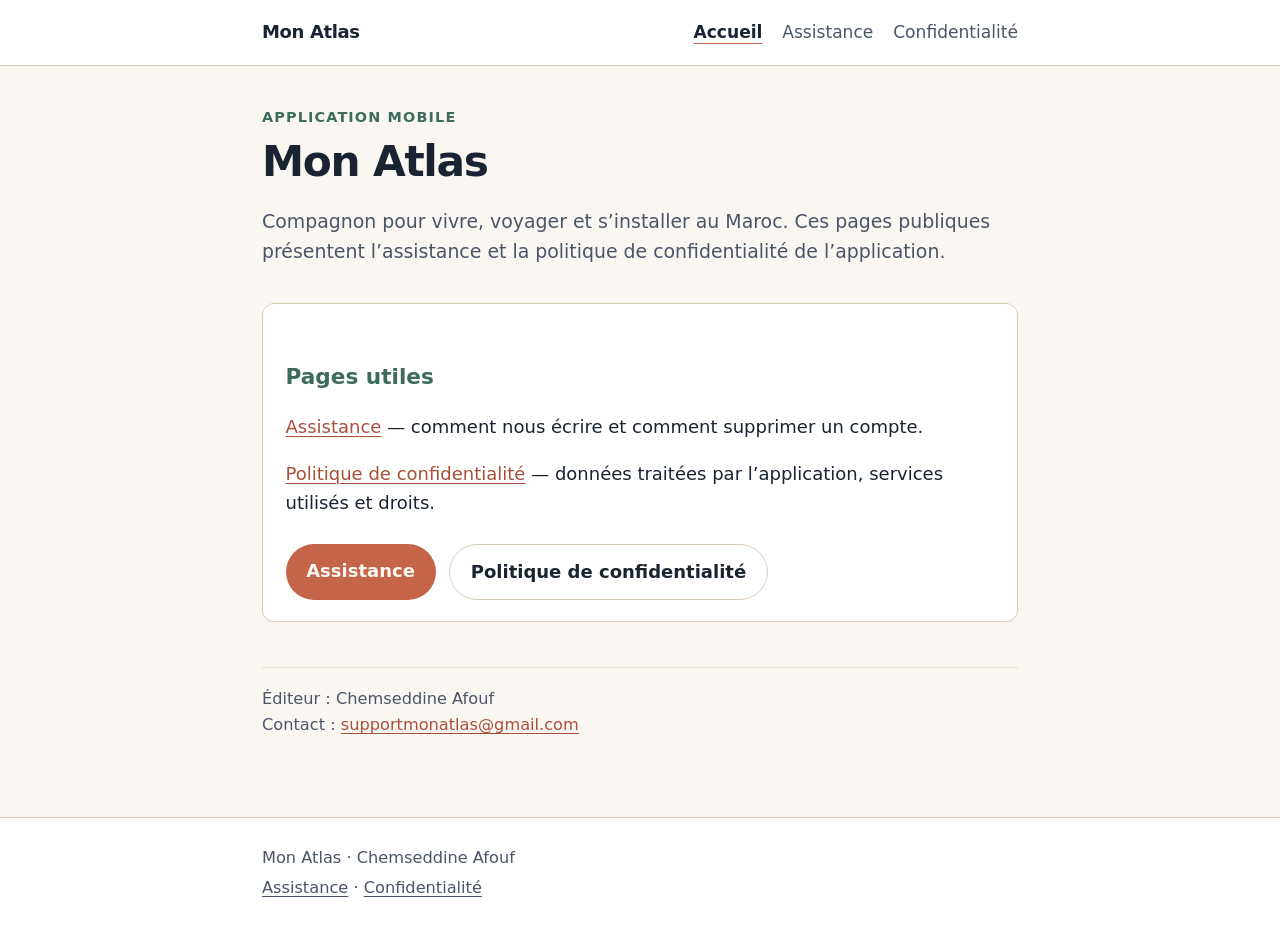
<file: index.html>
<!DOCTYPE html>
<html lang="fr">
  <head>
    <meta charset="utf-8" />
    <meta name="viewport" content="width=device-width, initial-scale=1" />
    <title>Mon Atlas</title>
    <meta
      name="description"
      content="Mon Atlas — compagnon pour vivre et s’orienter au Maroc. Assistance et politique de confidentialité."
    />
    <link rel="stylesheet" href="assets/style.css" />
  </head>
  <body>
    <a class="skip-link" href="#contenu">Aller au contenu</a>
    <header class="site-header">
      <div class="site-header__inner">
        <a class="brand" href="index.html">Mon Atlas</a>
        <nav class="nav" aria-label="Navigation principale">
          <a href="index.html" aria-current="page">Accueil</a>
          <a href="support/index.html">Assistance</a>
          <a href="privacy/index.html">Confidentialité</a>
        </nav>
      </div>
    </header>
    <main id="contenu">
      <div class="wrap">
        <section class="hero">
          <p class="kicker">Application mobile</p>
          <h1>Mon Atlas</h1>
          <p class="lede">
            Compagnon pour vivre, voyager et s’installer au Maroc. Ces pages
            publiques présentent l’assistance et la politique de confidentialité
            de l’application.
          </p>
        </section>
        <div class="card">
          <h2>Pages utiles</h2>
          <p>
            <a href="support/index.html">Assistance</a>
            — comment nous écrire et comment supprimer un compte.
          </p>
          <p>
            <a href="privacy/index.html">Politique de confidentialité</a>
            — données traitées par l’application, services utilisés et droits.
          </p>
          <div class="actions">
            <a class="button" href="support/index.html">Assistance</a>
            <a class="button button--ghost" href="privacy/index.html"
              >Politique de confidentialité</a
            >
          </div>
        </div>
        <p class="meta">
          Éditeur : Chemseddine Afouf<br />
          Contact :
          <a href="mailto:supportmonatlas@gmail.com">supportmonatlas@gmail.com</a>
        </p>
      </div>
    </main>
    <footer class="site-footer">
      <div class="site-footer__inner">
        <p>Mon Atlas · Chemseddine Afouf</p>
        <p>
          <a href="support/index.html">Assistance</a>
          ·
          <a href="privacy/index.html">Confidentialité</a>
        </p>
      </div>
    </footer>
  </body>
</html>
</file>
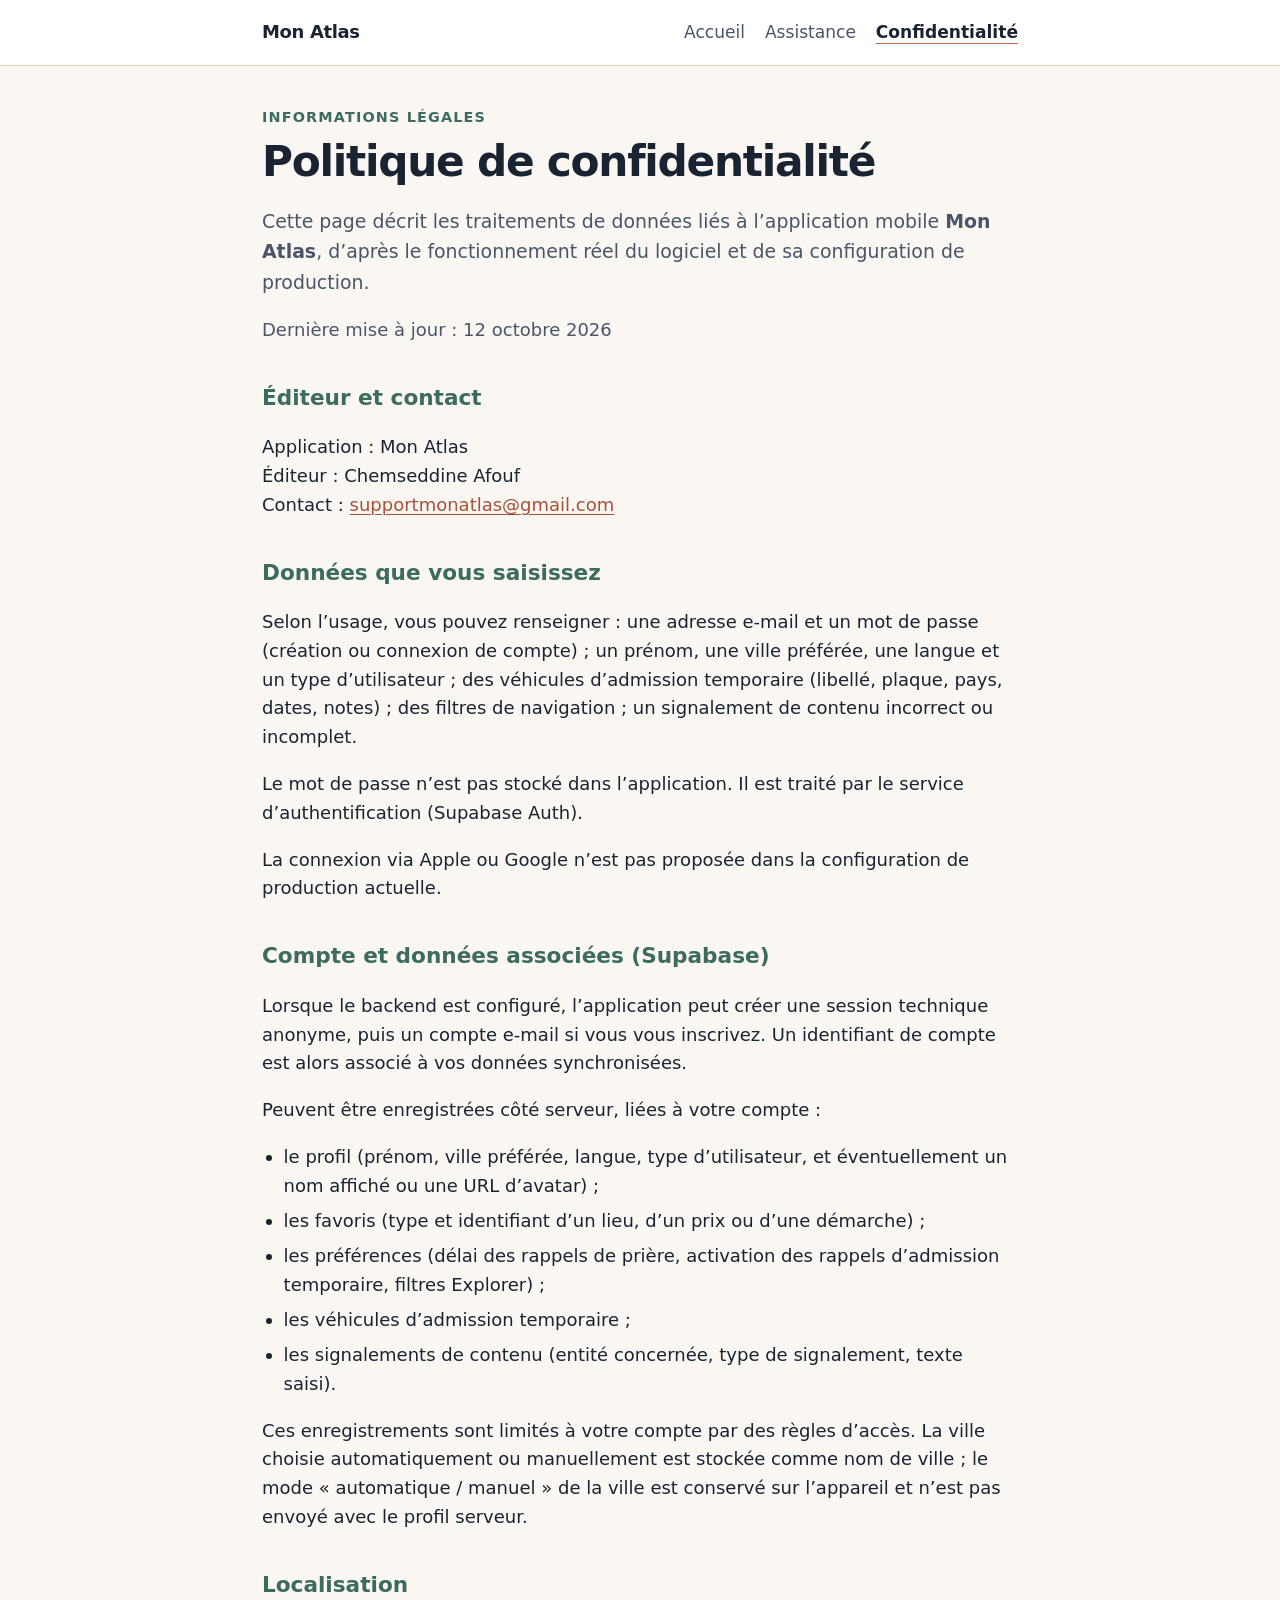
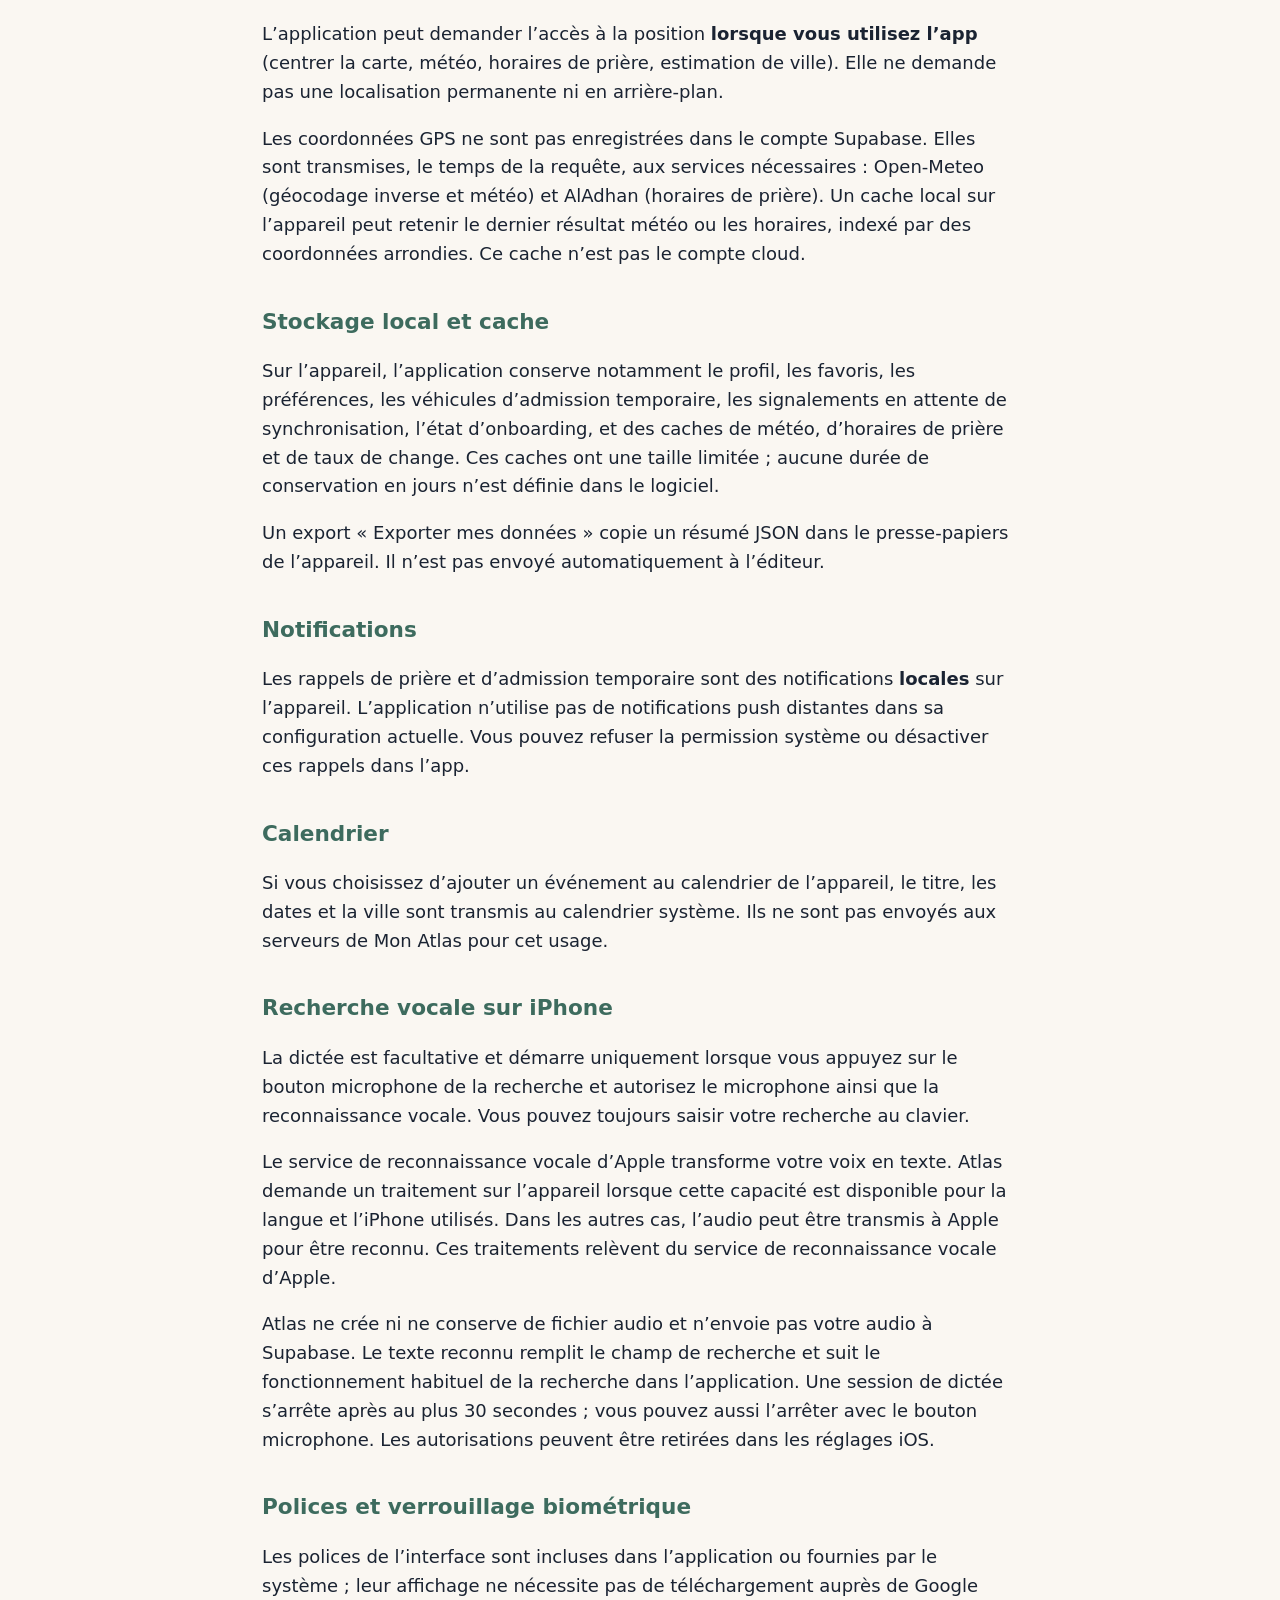
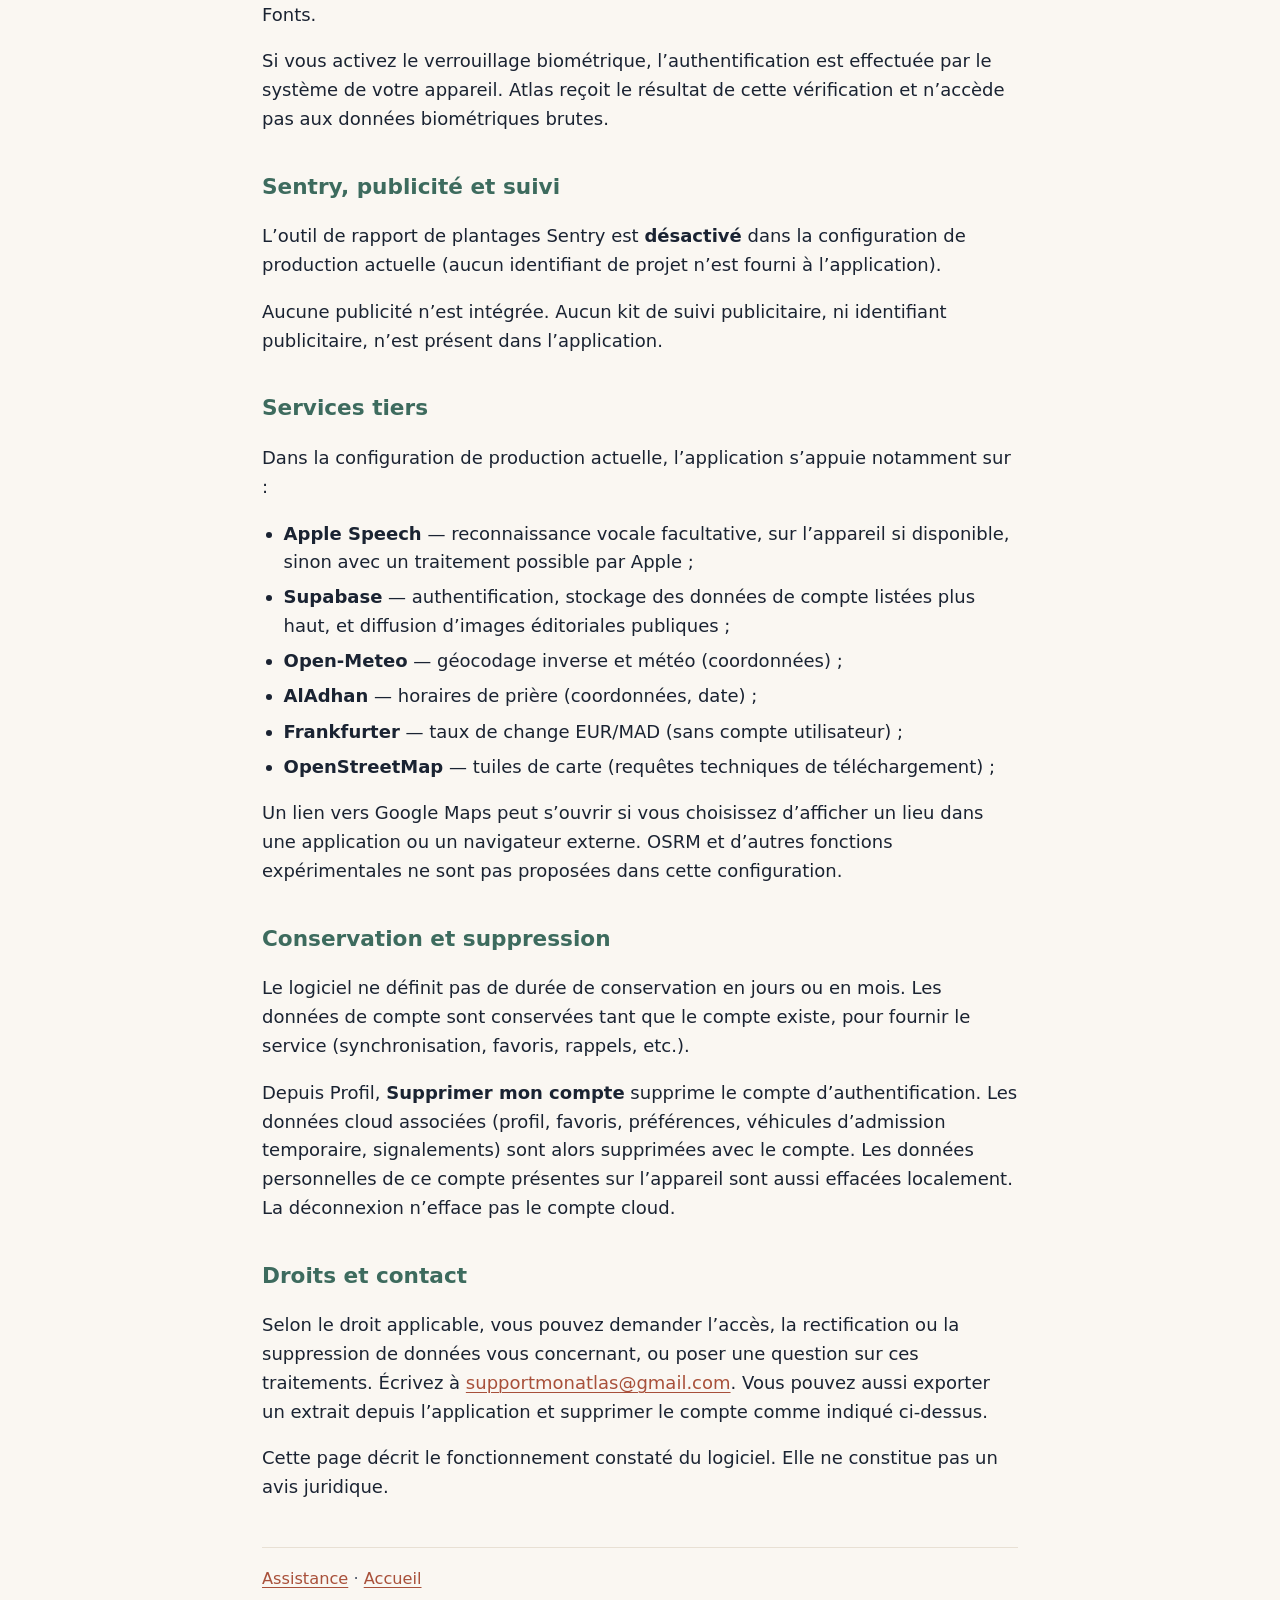
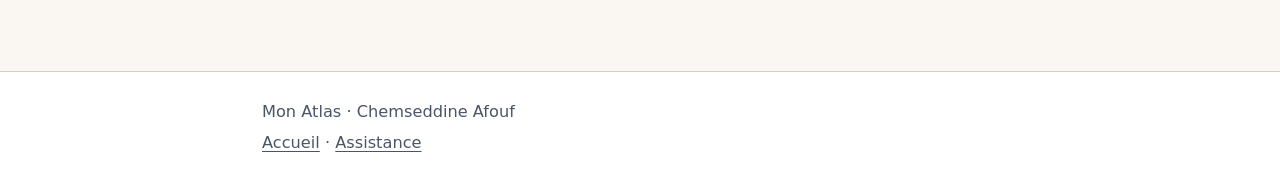
<file: privacy/index.html>
<!DOCTYPE html>
<html lang="fr">
  <head>
    <meta charset="utf-8" />
    <meta name="viewport" content="width=device-width, initial-scale=1" />
    <title>Politique de confidentialité — Mon Atlas</title>
    <meta
      name="description"
      content="Politique de confidentialité de l’application Mon Atlas."
    />
    <link rel="stylesheet" href="../assets/style.css" />
  </head>
  <body>
    <a class="skip-link" href="#contenu">Aller au contenu</a>
    <header class="site-header">
      <div class="site-header__inner">
        <a class="brand" href="../index.html">Mon Atlas</a>
        <nav class="nav" aria-label="Navigation principale">
          <a href="../index.html">Accueil</a>
          <a href="../support/index.html">Assistance</a>
          <a href="index.html" aria-current="page">Confidentialité</a>
        </nav>
      </div>
    </header>
    <main id="contenu">
      <div class="wrap">
        <p class="kicker">Informations légales</p>
        <h1>Politique de confidentialité</h1>
        <p class="lede">
          Cette page décrit les traitements de données liés à l’application
          mobile <strong>Mon Atlas</strong>, d’après le fonctionnement réel du
          logiciel et de sa configuration de production.
        </p>
        <p class="muted">Dernière mise à jour : 12 octobre 2026</p>

        <h2>Éditeur et contact</h2>
        <p>
          Application : Mon Atlas<br />
          Éditeur : Chemseddine Afouf<br />
          Contact :
          <a href="mailto:supportmonatlas@gmail.com"
            >supportmonatlas@gmail.com</a
          >
        </p>

        <h2>Données que vous saisissez</h2>
        <p>
          Selon l’usage, vous pouvez renseigner : une adresse e-mail et un mot
          de passe (création ou connexion de compte) ; un prénom, une ville
          préférée, une langue et un type d’utilisateur ; des véhicules
          d’admission temporaire (libellé, plaque, pays, dates, notes) ; des
          filtres de navigation ; un signalement de contenu incorrect ou
          incomplet.
        </p>
        <p>
          Le mot de passe n’est pas stocké dans l’application. Il est traité par
          le service d’authentification (Supabase Auth).
        </p>
        <p>
          La connexion via Apple ou Google n’est pas proposée dans la
          configuration de production actuelle.
        </p>

        <h2>Compte et données associées (Supabase)</h2>
        <p>
          Lorsque le backend est configuré, l’application peut créer une session
          technique anonyme, puis un compte e-mail si vous vous inscrivez. Un
          identifiant de compte est alors associé à vos données synchronisées.
        </p>
        <p>Peuvent être enregistrées côté serveur, liées à votre compte :</p>
        <ul>
          <li>
            le profil (prénom, ville préférée, langue, type d’utilisateur, et
            éventuellement un nom affiché ou une URL d’avatar) ;
          </li>
          <li>
            les favoris (type et identifiant d’un lieu, d’un prix ou d’une
            démarche) ;
          </li>
          <li>
            les préférences (délai des rappels de prière, activation des rappels
            d’admission temporaire, filtres Explorer) ;
          </li>
          <li>les véhicules d’admission temporaire ;</li>
          <li>
            les signalements de contenu (entité concernée, type de signalement,
            texte saisi).
          </li>
        </ul>
        <p>
          Ces enregistrements sont limités à votre compte par des règles
          d’accès. La ville choisie automatiquement ou manuellement est
          stockée comme nom de ville ; le mode « automatique / manuel » de la
          ville est conservé sur l’appareil et n’est pas envoyé avec le profil
          serveur.
        </p>

        <h2>Localisation</h2>
        <p>
          L’application peut demander l’accès à la position
          <strong>lorsque vous utilisez l’app</strong> (centrer la carte,
          météo, horaires de prière, estimation de ville). Elle ne demande pas
          une localisation permanente ni en arrière-plan.
        </p>
        <p>
          Les coordonnées GPS ne sont pas enregistrées dans le compte Supabase.
          Elles sont transmises, le temps de la requête, aux services nécessaires
          : Open-Meteo (géocodage inverse et météo) et AlAdhan (horaires de
          prière). Un cache local sur l’appareil peut retenir le dernier résultat
          météo ou les horaires, indexé par des coordonnées arrondies. Ce cache
          n’est pas le compte cloud.
        </p>

        <h2>Stockage local et cache</h2>
        <p>
          Sur l’appareil, l’application conserve notamment le profil, les
          favoris, les préférences, les véhicules d’admission temporaire, les
          signalements en attente de synchronisation, l’état d’onboarding, et
          des caches de météo, d’horaires de prière et de taux de change. Ces
          caches ont une taille limitée ; aucune durée de conservation en jours
          n’est définie dans le logiciel.
        </p>
        <p>
          Un export « Exporter mes données » copie un résumé JSON dans le
          presse-papiers de l’appareil. Il n’est pas envoyé automatiquement à
          l’éditeur.
        </p>

        <h2>Notifications</h2>
        <p>
          Les rappels de prière et d’admission temporaire sont des notifications
          <strong>locales</strong> sur l’appareil. L’application n’utilise pas
          de notifications push distantes dans sa configuration actuelle. Vous
          pouvez refuser la permission système ou désactiver ces rappels dans
          l’app.
        </p>

        <h2>Calendrier</h2>
        <p>
          Si vous choisissez d’ajouter un événement au calendrier de
          l’appareil, le titre, les dates et la ville sont transmis au
          calendrier système. Ils ne sont pas envoyés aux serveurs de Mon Atlas
          pour cet usage.
        </p>

        <h2>Recherche vocale sur iPhone</h2>
        <p>
          La dictée est facultative et démarre uniquement lorsque vous appuyez
          sur le bouton microphone de la recherche et autorisez le microphone
          ainsi que la reconnaissance vocale. Vous pouvez toujours saisir votre
          recherche au clavier.
        </p>
        <p>
          Le service de reconnaissance vocale d’Apple transforme votre voix
          en texte. Atlas demande un traitement sur l’appareil lorsque cette
          capacité est disponible pour la langue et l’iPhone utilisés. Dans les
          autres cas, l’audio peut être transmis à Apple pour être reconnu.
          Ces traitements relèvent du service de reconnaissance vocale d’Apple.
        </p>
        <p>
          Atlas ne crée ni ne conserve de fichier audio et n’envoie pas votre
          audio à Supabase. Le texte reconnu remplit le champ de recherche et
          suit le fonctionnement habituel de la recherche dans l’application.
          Une session de dictée s’arrête après au plus 30 secondes ; vous pouvez
          aussi l’arrêter avec le bouton microphone. Les autorisations peuvent
          être retirées dans les réglages iOS.
        </p>

        <h2>Polices et verrouillage biométrique</h2>
        <p>
          Les polices de l’interface sont incluses dans l’application ou fournies
          par le système ; leur affichage ne nécessite pas de téléchargement
          auprès de Google Fonts.
        </p>
        <p>
          Si vous activez le verrouillage biométrique, l’authentification est
          effectuée par le système de votre appareil. Atlas reçoit le résultat
          de cette vérification et n’accède pas aux données biométriques brutes.
        </p>

        <h2>Sentry, publicité et suivi</h2>
        <p>
          L’outil de rapport de plantages Sentry est
          <strong>désactivé</strong> dans la configuration de production
          actuelle (aucun identifiant de projet n’est fourni à l’application).
        </p>
        <p>
          Aucune publicité n’est intégrée. Aucun kit de suivi publicitaire, ni
          identifiant publicitaire, n’est présent dans l’application.
        </p>

        <h2>Services tiers</h2>
        <p>Dans la configuration de production actuelle, l’application s’appuie notamment sur :</p>
        <ul>
          <li><strong>Apple Speech</strong> — reconnaissance vocale facultative,
            sur l’appareil si disponible, sinon avec un traitement possible par Apple ;</li>
          <li>
            <strong>Supabase</strong> — authentification, stockage des données
            de compte listées plus haut, et diffusion d’images éditoriales
            publiques ;
          </li>
          <li>
            <strong>Open-Meteo</strong> — géocodage inverse et météo (coordonnées) ;
          </li>
          <li><strong>AlAdhan</strong> — horaires de prière (coordonnées, date) ;</li>
          <li>
            <strong>Frankfurter</strong> — taux de change EUR/MAD (sans compte
            utilisateur) ;
          </li>
          <li>
            <strong>OpenStreetMap</strong> — tuiles de carte (requêtes techniques
            de téléchargement) ;
          </li>

        </ul>
        <p>
          Un lien vers Google Maps peut s’ouvrir si vous choisissez d’afficher
          un lieu dans une application ou un navigateur externe. OSRM et d’autres
          fonctions expérimentales ne sont pas proposées dans cette
          configuration.
        </p>

        <h2>Conservation et suppression</h2>
        <p>
          Le logiciel ne définit pas de durée de conservation en jours ou en
          mois. Les données de compte sont conservées tant que le compte existe,
          pour fournir le service (synchronisation, favoris, rappels, etc.).
        </p>
        <p>
          Depuis Profil, <strong>Supprimer mon compte</strong> supprime le
          compte d’authentification. Les données cloud associées (profil,
          favoris, préférences, véhicules d’admission temporaire, signalements)
          sont alors supprimées avec le compte. Les données personnelles de ce
          compte présentes sur l’appareil sont aussi effacées localement. La
          déconnexion n’efface pas le compte cloud.
        </p>

        <h2>Droits et contact</h2>
        <p>
          Selon le droit applicable, vous pouvez demander l’accès, la
          rectification ou la suppression de données vous concernant, ou poser
          une question sur ces traitements. Écrivez à
          <a href="mailto:supportmonatlas@gmail.com"
            >supportmonatlas@gmail.com</a
          >.
          Vous pouvez aussi exporter un extrait depuis l’application et
          supprimer le compte comme indiqué ci-dessus.
        </p>
        <p>
          Cette page décrit le fonctionnement constaté du logiciel. Elle ne
          constitue pas un avis juridique.
        </p>

        <p class="meta">
          <a href="../support/index.html">Assistance</a>
          ·
          <a href="../index.html">Accueil</a>
        </p>
      </div>
    </main>
    <footer class="site-footer">
      <div class="site-footer__inner">
        <p>Mon Atlas · Chemseddine Afouf</p>
        <p>
          <a href="../index.html">Accueil</a>
          ·
          <a href="../support/index.html">Assistance</a>
        </p>
      </div>
    </footer>
  </body>
</html>
</file>
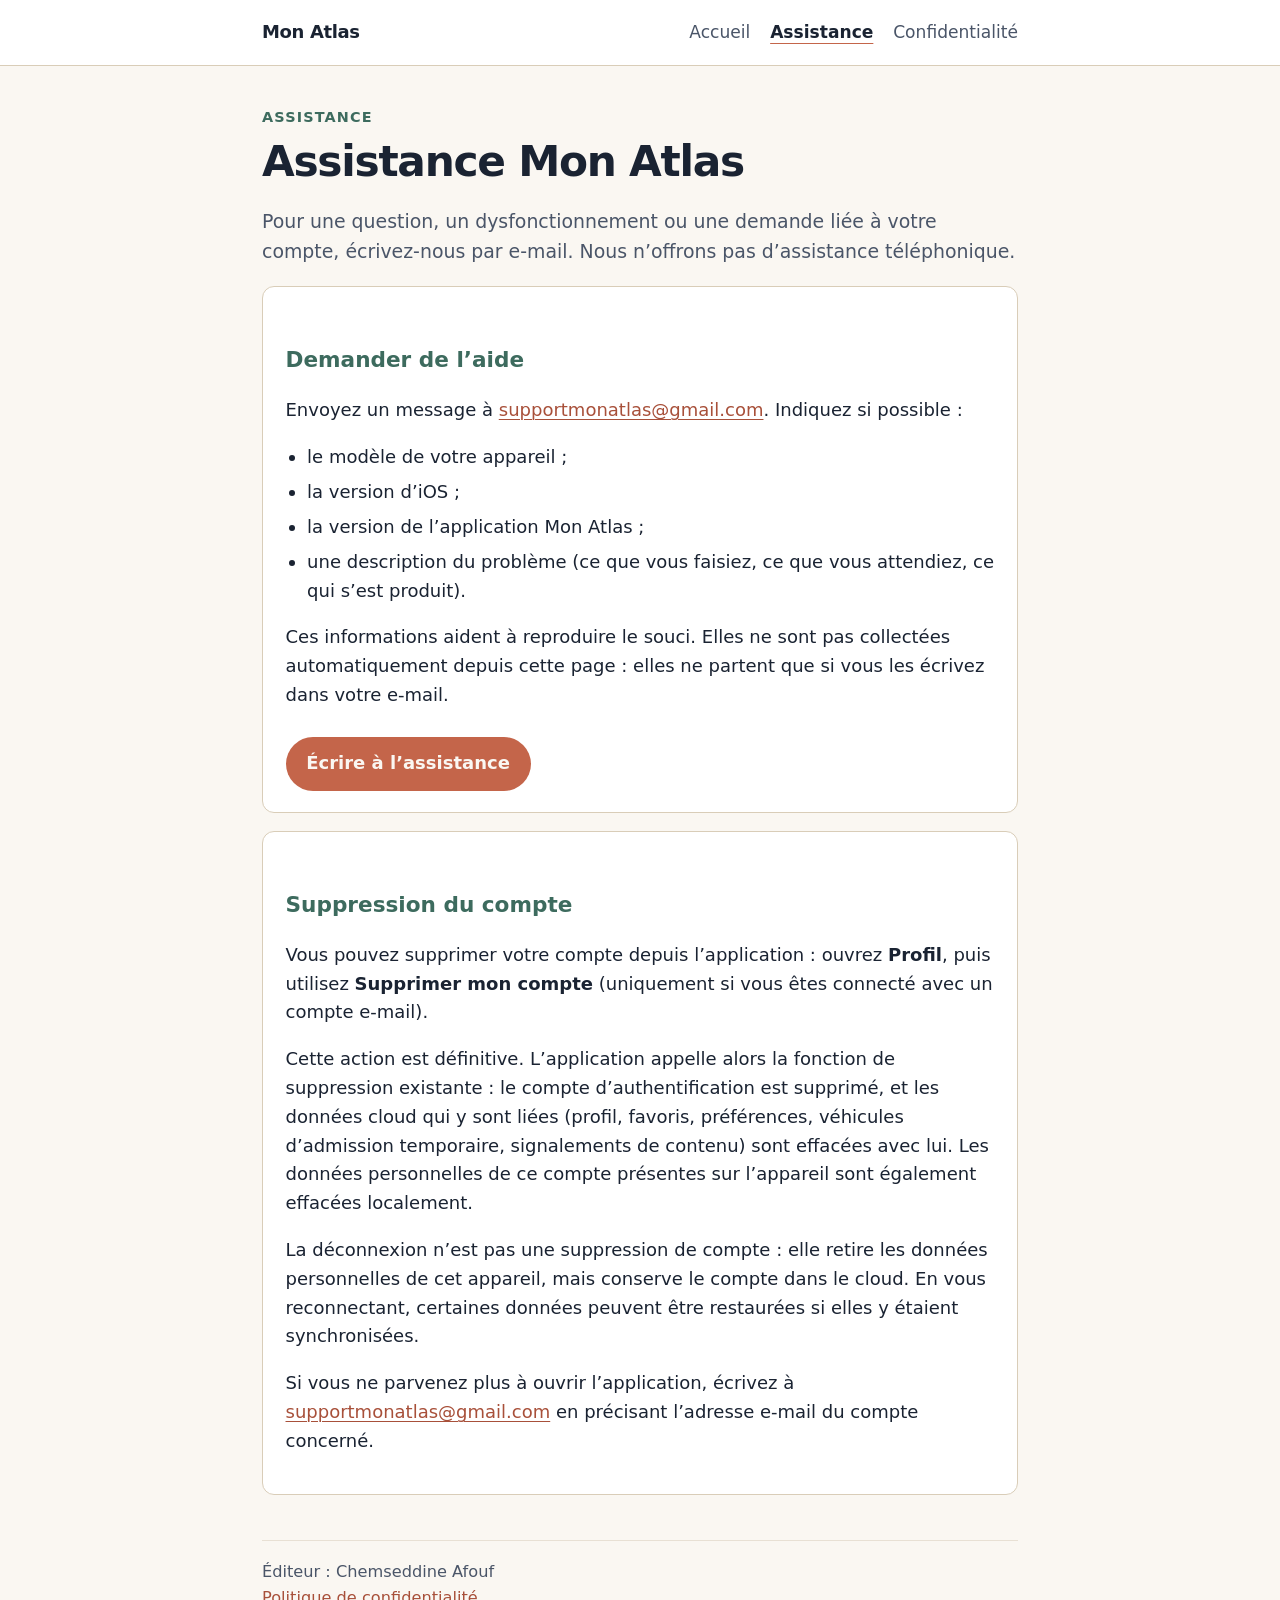
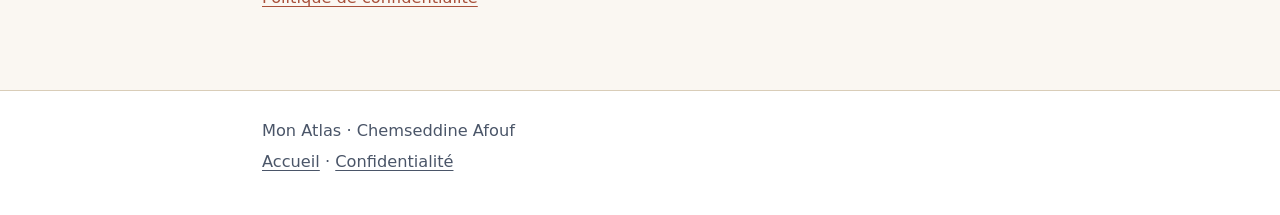
<file: support/index.html>
<!DOCTYPE html>
<html lang="fr">
  <head>
    <meta charset="utf-8" />
    <meta name="viewport" content="width=device-width, initial-scale=1" />
    <title>Assistance — Mon Atlas</title>
    <meta
      name="description"
      content="Assistance Mon Atlas : comment demander de l’aide et supprimer un compte."
    />
    <link rel="stylesheet" href="../assets/style.css" />
  </head>
  <body>
    <a class="skip-link" href="#contenu">Aller au contenu</a>
    <header class="site-header">
      <div class="site-header__inner">
        <a class="brand" href="../index.html">Mon Atlas</a>
        <nav class="nav" aria-label="Navigation principale">
          <a href="../index.html">Accueil</a>
          <a href="index.html" aria-current="page">Assistance</a>
          <a href="../privacy/index.html">Confidentialité</a>
        </nav>
      </div>
    </header>
    <main id="contenu">
      <div class="wrap">
        <p class="kicker">Assistance</p>
        <h1>Assistance Mon Atlas</h1>
        <p class="lede">
          Pour une question, un dysfonctionnement ou une demande liée à votre
          compte, écrivez-nous par e-mail. Nous n’offrons pas d’assistance
          téléphonique.
        </p>

        <div class="card">
          <h2>Demander de l’aide</h2>
          <p>
            Envoyez un message à
            <a href="mailto:supportmonatlas@gmail.com"
              >supportmonatlas@gmail.com</a
            >.
            Indiquez si possible :
          </p>
          <ul>
            <li>le modèle de votre appareil ;</li>
            <li>la version d’iOS ;</li>
            <li>la version de l’application Mon Atlas ;</li>
            <li>une description du problème (ce que vous faisiez, ce que vous attendiez, ce qui s’est produit).</li>
          </ul>
          <p>
            Ces informations aident à reproduire le souci. Elles ne sont pas
            collectées automatiquement depuis cette page : elles ne partent que
            si vous les écrivez dans votre e-mail.
          </p>
          <div class="actions">
            <a
              class="button"
              href="mailto:supportmonatlas@gmail.com?subject=Assistance%20Mon%20Atlas&amp;body=Mod%C3%A8le%20de%20l%27appareil%20%3A%0AVersion%20iOS%20%3A%0AVersion%20de%20l%27application%20%3A%0ADescription%20du%20probl%C3%A8me%20%3A%0A"
              >Écrire à l’assistance</a
            >
          </div>
        </div>

        <div class="card">
          <h2>Suppression du compte</h2>
          <p>
            Vous pouvez supprimer votre compte depuis l’application : ouvrez
            <strong>Profil</strong>, puis utilisez
            <strong>Supprimer mon compte</strong> (uniquement si vous êtes
            connecté avec un compte e-mail).
          </p>
          <p>
            Cette action est définitive. L’application appelle alors la
            fonction de suppression existante : le compte d’authentification est
            supprimé, et les données cloud qui y sont liées (profil, favoris,
            préférences, véhicules d’admission temporaire, signalements de
            contenu) sont effacées avec lui. Les données personnelles de ce
            compte présentes sur l’appareil sont également effacées localement.
          </p>
          <p>
            La déconnexion n’est pas une suppression de compte : elle retire les
            données personnelles de cet appareil, mais conserve le compte dans
            le cloud. En vous reconnectant, certaines données peuvent être
            restaurées si elles y étaient synchronisées.
          </p>
          <p>
            Si vous ne parvenez plus à ouvrir l’application, écrivez à
            <a href="mailto:supportmonatlas@gmail.com"
              >supportmonatlas@gmail.com</a
            >
            en précisant l’adresse e-mail du compte concerné.
          </p>
        </div>

        <p class="meta">
          Éditeur : Chemseddine Afouf<br />
          <a href="../privacy/index.html">Politique de confidentialité</a>
        </p>
      </div>
    </main>
    <footer class="site-footer">
      <div class="site-footer__inner">
        <p>Mon Atlas · Chemseddine Afouf</p>
        <p>
          <a href="../index.html">Accueil</a>
          ·
          <a href="../privacy/index.html">Confidentialité</a>
        </p>
      </div>
    </footer>
  </body>
</html>
</file>
<file: assets/style.css>
/* Mon Atlas — pages publiques. Aucune ressource distante. */
:root {
  --cream: #faf7f2;
  --surface: #ffffff;
  --ink: #1a2332;
  --ink-muted: #4a5568;
  --sand: #d9cdb8;
  --sand-muted: #e8e0d4;
  --terracotta: #c4654a;
  --terracotta-deep: #a8503a;
  --green: #3d6b5e;
  --green-muted: #e8f0ed;
  --focus: #1a2332;
  --radius: 12px;
  --max: 42rem;
}

*,
*::before,
*::after {
  box-sizing: border-box;
}

html {
  font-size: 112.5%;
  -webkit-text-size-adjust: 100%;
}

body {
  margin: 0;
  min-height: 100vh;
  font-family: ui-sans-serif, system-ui, -apple-system, "Segoe UI", sans-serif;
  line-height: 1.6;
  color: var(--ink);
  background: var(--cream);
}

a {
  color: var(--terracotta-deep);
  text-decoration-thickness: 1px;
  text-underline-offset: 0.18em;
}

a:hover {
  color: var(--terracotta);
}

a:focus-visible,
.button:focus-visible {
  outline: 3px solid var(--focus);
  outline-offset: 3px;
}

.skip-link {
  position: absolute;
  left: 0.75rem;
  top: -3rem;
  z-index: 10;
  padding: 0.4rem 0.75rem;
  background: var(--ink);
  color: var(--cream);
  text-decoration: none;
  border-radius: 6px;
}

.skip-link:focus {
  top: 0.75rem;
}

.site-header {
  border-bottom: 1px solid var(--sand);
  background: var(--surface);
}

.site-header__inner,
.site-footer__inner,
.wrap {
  width: min(var(--max), calc(100% - 2rem));
  margin-inline: auto;
}

.site-header__inner {
  display: flex;
  flex-wrap: wrap;
  align-items: center;
  justify-content: space-between;
  gap: 0.75rem 1.5rem;
  padding: 1rem 0;
}

.brand {
  font-weight: 700;
  letter-spacing: -0.02em;
  color: var(--ink);
  text-decoration: none;
}

.brand:hover {
  color: var(--green);
}

.nav {
  display: flex;
  flex-wrap: wrap;
  gap: 0.35rem 1.1rem;
}

.nav a {
  color: var(--ink-muted);
  text-decoration: none;
  font-size: 0.95rem;
}

.nav a:hover,
.nav a[aria-current="page"] {
  color: var(--ink);
}

.nav a[aria-current="page"] {
  font-weight: 600;
  text-decoration: underline;
  text-decoration-color: var(--terracotta);
  text-underline-offset: 0.28em;
}

main {
  padding: 2.25rem 0 3.5rem;
}

.hero {
  margin-bottom: 2rem;
}

.kicker {
  margin: 0 0 0.4rem;
  font-size: 0.8rem;
  font-weight: 600;
  letter-spacing: 0.08em;
  text-transform: uppercase;
  color: var(--green);
}

h1 {
  margin: 0 0 0.75rem;
  font-size: clamp(1.75rem, 4vw, 2.35rem);
  line-height: 1.2;
  letter-spacing: -0.03em;
}

h2 {
  margin: 2rem 0 0.6rem;
  font-size: 1.2rem;
  color: var(--green);
}

h3 {
  margin: 1.4rem 0 0.4rem;
  font-size: 1.05rem;
}

p,
li {
  color: var(--ink);
}

.lede,
.muted {
  color: var(--ink-muted);
}

.lede {
  font-size: 1.05rem;
}

ul {
  padding-left: 1.2rem;
}

li + li {
  margin-top: 0.35rem;
}

.card {
  background: var(--surface);
  border: 1px solid var(--sand);
  border-radius: var(--radius);
  padding: 1.15rem 1.25rem;
}

.card + .card {
  margin-top: 1rem;
}

.actions {
  display: flex;
  flex-wrap: wrap;
  gap: 0.75rem;
  margin: 1.5rem 0 0;
}

.button {
  display: inline-block;
  padding: 0.7rem 1.15rem;
  border-radius: 999px;
  background: var(--terracotta);
  color: var(--cream);
  font-weight: 600;
  text-decoration: none;
}

.button:hover {
  background: var(--terracotta-deep);
  color: var(--cream);
}

.button--ghost {
  background: transparent;
  color: var(--ink);
  border: 1px solid var(--sand);
}

.button--ghost:hover {
  background: var(--sand-muted);
  color: var(--ink);
}

.meta {
  margin-top: 2.5rem;
  padding-top: 1rem;
  border-top: 1px solid var(--sand-muted);
  font-size: 0.9rem;
  color: var(--ink-muted);
}

.site-footer {
  border-top: 1px solid var(--sand);
  padding: 1.25rem 0 2rem;
  background: var(--surface);
  font-size: 0.9rem;
}

.site-footer p {
  margin: 0.25rem 0;
  color: var(--ink-muted);
}

.site-footer a {
  color: var(--ink-muted);
}
</file>
